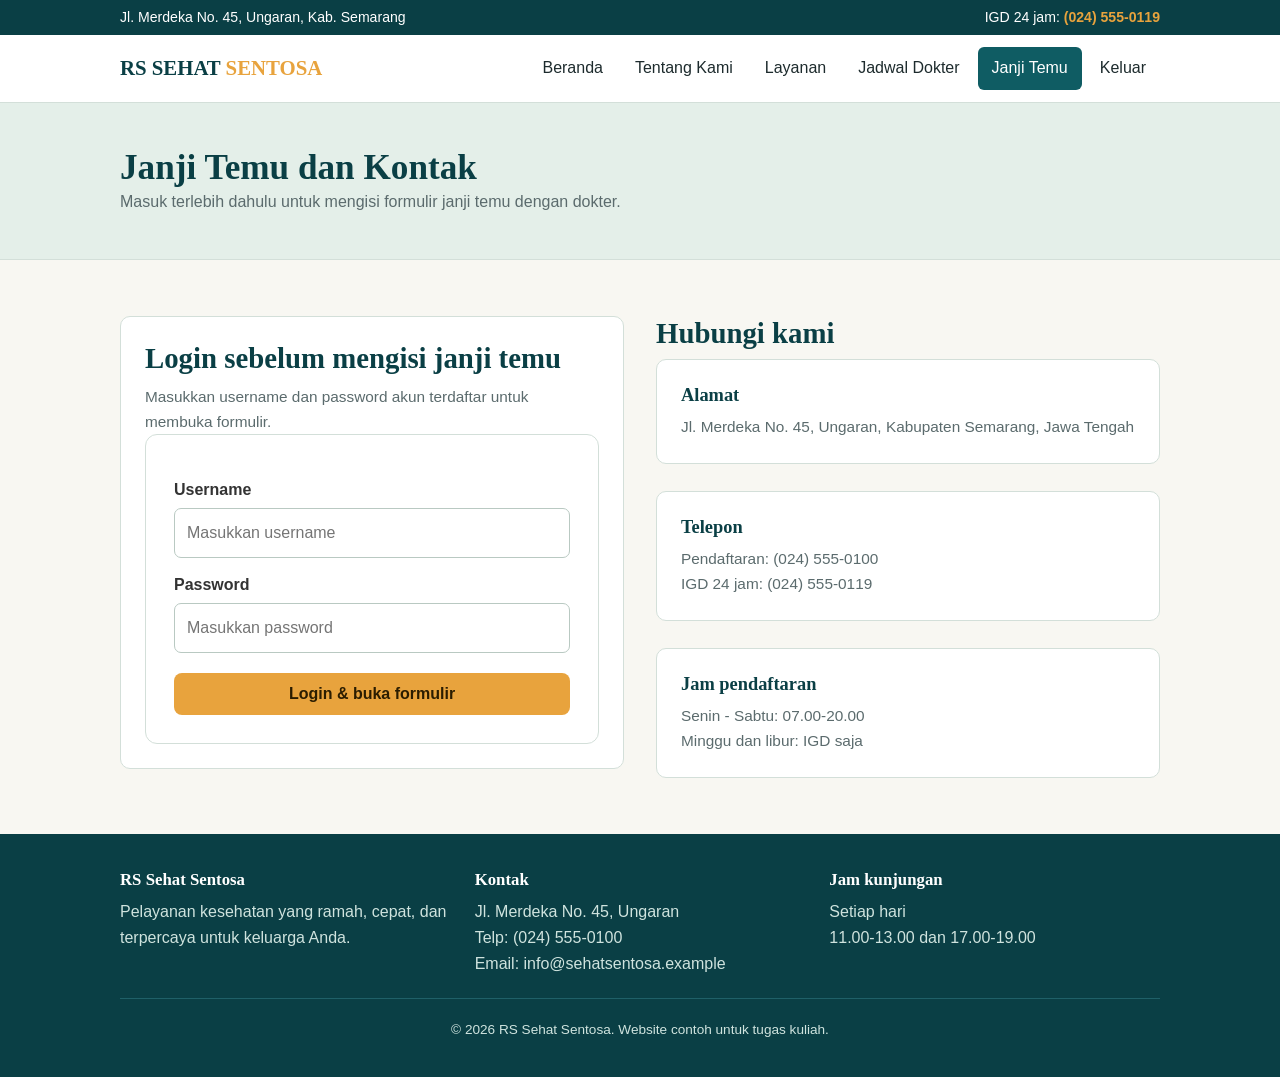
<file: kontak.html>
<!DOCTYPE html>
<html lang="id">
<head>
  <meta charset="UTF-8">
  <meta name="viewport" content="width=device-width, initial-scale=1">
  <title>Janji Temu - RS SEHAT SENTOSA</title>
  <link rel="stylesheet" href="style.css">
</head>
<body>
  <div class="topbar">
    <div class="wrap">
      <span>Jl. Merdeka No. 45, Ungaran, Kab. Semarang</span>
      <span>IGD 24 jam: <strong>(024) 555-0119</strong></span>
    </div>
  </div>

  <header class="navbar">
    <div class="wrap">
      <a class="brand" href="index.html">RS SEHAT <span>SENTOSA</span></a>
      <nav>
        <ul class="menu">
          <li><a href="index.html">Beranda</a></li>
          <li><a href="tentang.html">Tentang Kami</a></li>
          <li><a href="layanan.html">Layanan</a></li>
          <li><a href="dokter.html">Jadwal Dokter</a></li>
          <li><a href="kontak.html" class="aktif">Janji Temu</a></li>
          <li><a href="login.html">Keluar</a></li>
        </ul>
      </nav>
    </div>
  </header>

  <main>
    <div class="judul-halaman">
      <div class="wrap">
        <h1>Janji Temu dan Kontak</h1>
        <p>Masuk terlebih dahulu untuk mengisi formulir janji temu dengan dokter.</p>
      </div>
    </div>

    <section class="blok">
      <div class="wrap dua-kolom">
        <div>
          <!-- GERBANG LOGIN (MUNCUL SAAT BELUM LOGIN) -->
          <div id="gerbangLoginJanji" class="kartu">
            <h2>Login sebelum mengisi janji temu</h2>
            <p class="petunjuk">Masukkan username dan password akun terdaftar untuk membuka formulir.</p>

            <form id="formLoginJanji" class="form">
              <label for="userJanji">Username</label>
              <input type="text" id="userJanji" name="userJanji" placeholder="Masukkan username" required autocomplete="username">

              <label for="passJanji">Password</label>
              <input type="password" id="passJanji" name="passJanji" placeholder="Masukkan password" required autocomplete="current-password">

              <p id="errorJanji" class="pesan-error" role="alert"></p>

              <button type="submit" class="tombol">Login &amp; buka formulir</button>
            </form>
          </div>

          <!-- FORMULIR JANJI TEMU (TERSEMBUNYI SAMPAI LOGIN BERHASIL) -->
          <div id="kontenJanjiTemu" style="display: none;">
            <form id="formJanjiTemu" class="form" action="kontak.html" method="get">
              <p class="petunjuk"><strong>STATUS: TERVERIFIKASI</strong></p>
              <h2>Formulir janji temu</h2>

              <label for="nama">Nama lengkap</label>
              <input type="text" id="nama" name="nama" placeholder="Contoh: Budi Santoso" required>

              <label for="hp">Nomor HP</label>
              <input type="tel" id="hp" name="hp" placeholder="Contoh: 08123456789" required>

              <label for="poli">Poliklinik</label>
              <select id="poli" name="poli">
                <option>Poli Umum</option>
                <option>Poli Jantung</option>
                <option>Poli Anak</option>
                <option>Poli Kandungan</option>
                <option>Poli Gigi</option>
                <option>Poli Mata</option>
              </select>

              <label for="tanggal">Tanggal kunjungan</label>
              <input type="date" id="tanggal" name="tanggal" required>

              <label for="keluhan">Keluhan singkat</label>
              <textarea id="keluhan" name="keluhan" placeholder="Tuliskan keluhan kesehatan yang dialami..."></textarea>

              <button type="submit" class="tombol">Kirim janji temu</button>
              <button type="button" id="kunciFormBtn" class="tombol" style="margin-top:8px;background:#64748b;">Kunci / Keluar Sesi Form</button>
            </form>
          </div>
        </div>

        <div>
          <h2>Hubungi kami</h2>
          <div class="kartu">
            <h3>Alamat</h3>
            <p>Jl. Merdeka No. 45, Ungaran, Kabupaten Semarang, Jawa Tengah</p>
          </div><br>
          <div class="kartu">
            <h3>Telepon</h3>
            <p>Pendaftaran: (024) 555-0100<br>IGD 24 jam: (024) 555-0119</p>
          </div><br>
          <div class="kartu">
            <h3>Jam pendaftaran</h3>
            <p>Senin - Sabtu: 07.00-20.00<br>Minggu dan libur: IGD saja</p>
          </div>
        </div>
      </div>
    </section>
  </main>

  <footer>
    <div class="wrap">
      <div>
        <h3>RS Sehat Sentosa</h3>
        <p>Pelayanan kesehatan yang ramah, cepat, dan terpercaya untuk keluarga Anda.</p>
      </div>
      <div>
        <h3>Kontak</h3>
        <p>Jl. Merdeka No. 45, Ungaran<br>Telp: (024) 555-0100<br>Email: info@sehatsentosa.example</p>
      </div>
      <div>
        <h3>Jam kunjungan</h3>
        <p>Setiap hari<br>11.00-13.00 dan 17.00-19.00</p>
      </div>
    </div>
    <div class="wrap">
      <p class="hak-cipta">&copy; 2026 RS Sehat Sentosa. Website contoh untuk tugas kuliah.</p>
    </div>
  </footer>

  <script src="js/login.js"></script>
</body>
</html>
</file>
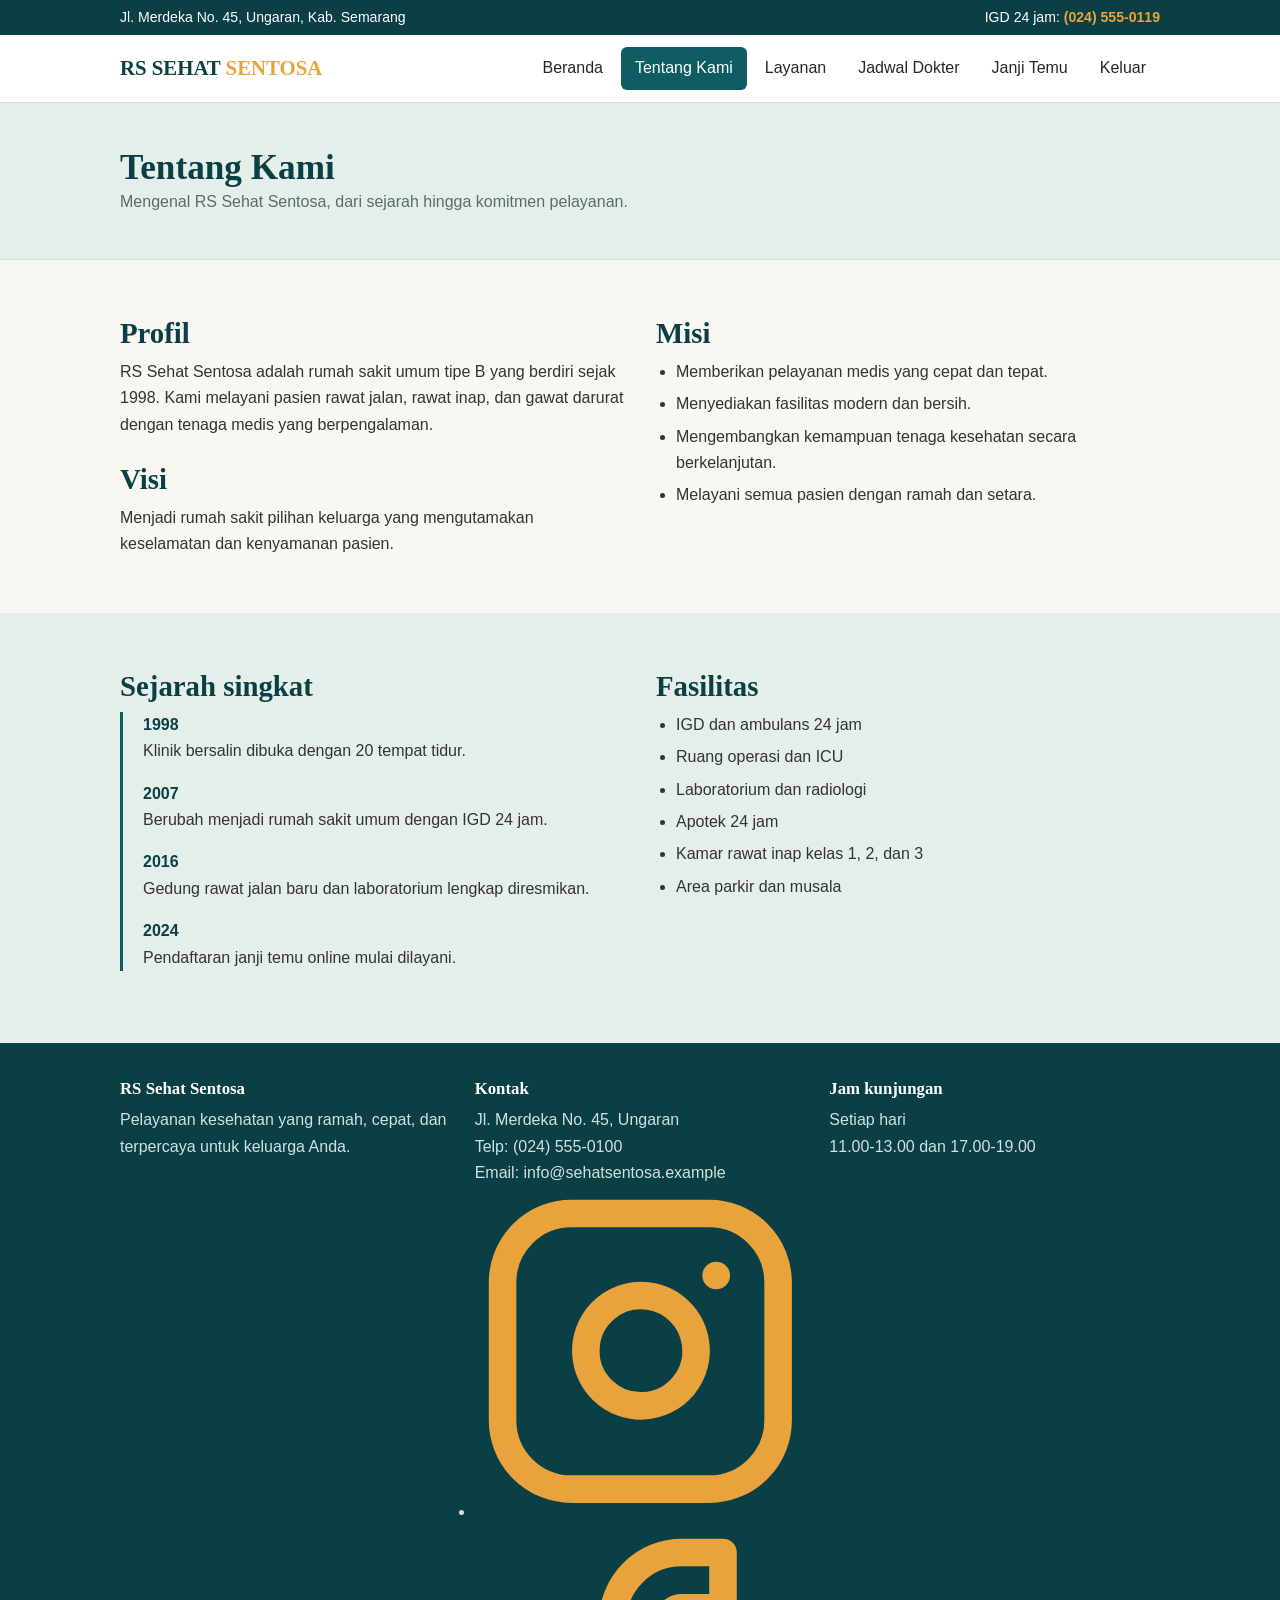
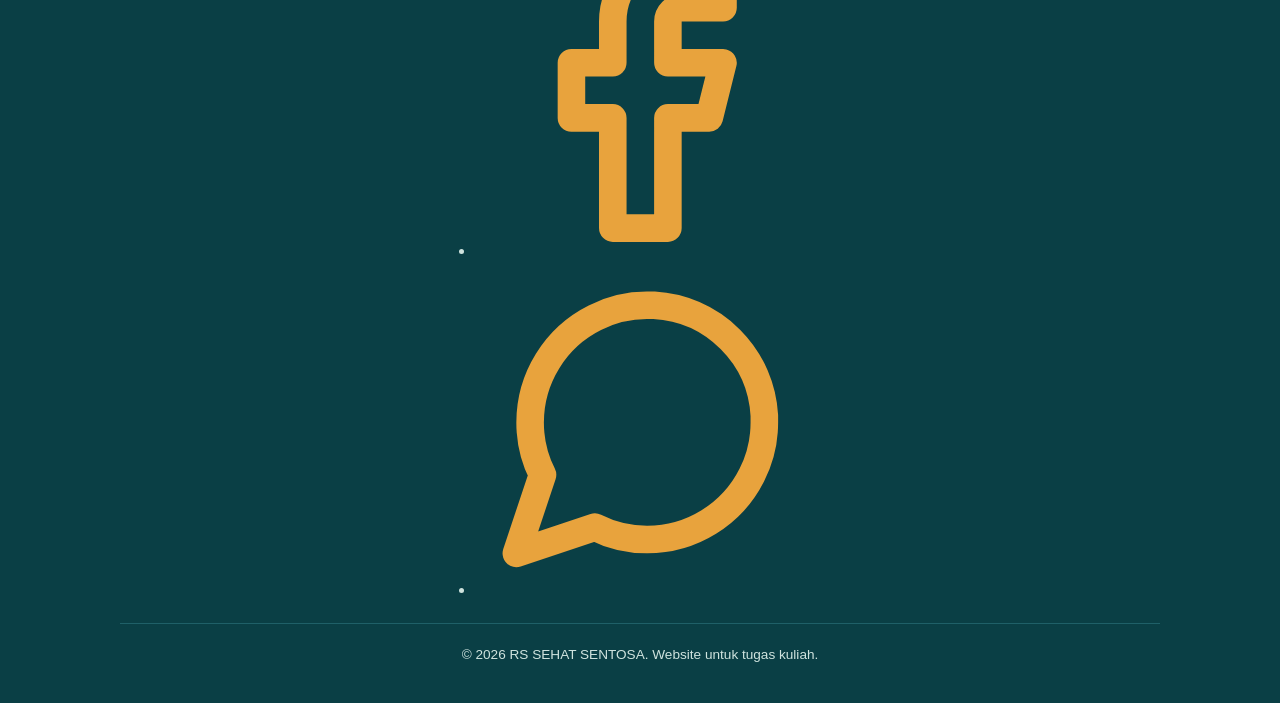
<file: tentang.html>
<!DOCTYPE html>
<html lang="id">
<head>
<meta charset="UTF-8">
<meta name="viewport" content="width=device-width, initial-scale=1">
<title>Tentang Kami - RS SEHAT SENTOSA</title>
<link rel="stylesheet" href="style.css">  
</head>
<body>
<div class="topbar"><div class="wrap"><span>Jl. Merdeka No. 45, Ungaran, Kab. Semarang</span><span>IGD 24 jam: <strong>(024) 555-0119</strong></span></div></div>
<header class="navbar"><div class="wrap">
<a class="brand" href="index.html">RS SEHAT <span>SENTOSA</span></a>
<nav><ul class="menu"><li><a href="index.html">Beranda</a></li><li><a href="tentang.html" class="aktif">Tentang Kami</a></li><li><a href="layanan.html">Layanan</a></li><li><a href="dokter.html">Jadwal Dokter</a></li><li><a href="kontak.html">Janji Temu</a></li><li><a href="login.html">Keluar</a></li></ul></nav>
</div></header>
<main>
<div class="judul-halaman"><div class="wrap"><h1>Tentang Kami</h1><p>Mengenal RS Sehat Sentosa, dari sejarah hingga komitmen pelayanan.</p></div></div>
<section class="blok"><div class="wrap dua-kolom">
<div><h2>Profil</h2>
<p>RS Sehat Sentosa adalah rumah sakit umum tipe B yang berdiri sejak 1998. Kami melayani pasien rawat jalan, rawat inap, dan gawat darurat dengan tenaga medis yang berpengalaman.</p>
<h2 class="judul-kecil">Visi</h2>
<p>Menjadi rumah sakit pilihan keluarga yang mengutamakan keselamatan dan kenyamanan pasien.</p></div>
<div><h2>Misi</h2>
<ul class="daftar"><li>Memberikan pelayanan medis yang cepat dan tepat.</li><li>Menyediakan fasilitas modern dan bersih.</li><li>Mengembangkan kemampuan tenaga kesehatan secara berkelanjutan.</li><li>Melayani semua pasien dengan ramah dan setara.</li></ul></div>
</div></section>

<section class="blok alt"><div class="wrap dua-kolom">
<div><h2>Sejarah singkat</h2>
<ul class="timeline">
<li><b>1998</b><br>Klinik bersalin dibuka dengan 20 tempat tidur.</li>
<li><b>2007</b><br>Berubah menjadi rumah sakit umum dengan IGD 24 jam.</li>
<li><b>2016</b><br>Gedung rawat jalan baru dan laboratorium lengkap diresmikan.</li>
<li><b>2024</b><br>Pendaftaran janji temu online mulai dilayani.</li></ul></div>
<div><h2>Fasilitas</h2>
<ul class="daftar"><li>IGD dan ambulans 24 jam</li><li>Ruang operasi dan ICU</li><li>Laboratorium dan radiologi</li><li>Apotek 24 jam</li><li>Kamar rawat inap kelas 1, 2, dan 3</li><li>Area parkir dan musala</li></ul></div>
</div></section>
<footer>
  <div class="wrap">
    <div>
      <h3>RS Sehat Sentosa</h3>
      <p>Pelayanan kesehatan yang ramah, cepat, dan terpercaya untuk keluarga Anda.</p>
    </div>

    <div>
      <h3>Kontak</h3>
      <p>Jl. Merdeka No. 45, Ungaran</p>
      <p>Telp: (024) 555-0100</p>
      <p>Email: info@sehatsentosa.example</p>
      <ul class="sosmed">
        <li>
          <a href="https://www.instagram.com/akunkalian" target="_blank" rel="noopener" aria-label="Instagram">
            <svg viewBox="0 0 24 24" fill="none" stroke="currentColor" stroke-width="2" stroke-linecap="round" stroke-linejoin="round">
              <rect x="2" y="2" width="20" height="20" rx="5"></rect>
              <path d="M16 11.37A4 4 0 1 1 12.63 8 4 4 0 0 1 16 11.37z"></path>
              <line x1="17.5" y1="6.5" x2="17.51" y2="6.5"></line>
            </svg>
          </a>
        </li>
        <li>
          <a href="https://www.facebook.com/akunkalian" target="_blank" rel="noopener" aria-label="Facebook">
            <svg viewBox="0 0 24 24" fill="none" stroke="currentColor" stroke-width="2" stroke-linecap="round" stroke-linejoin="round">
              <path d="M18 2h-3a5 5 0 0 0-5 5v3H7v4h3v8h4v-8h3l1-4h-4V7a1 1 0 0 1 1-1h3z"></path>
            </svg>
          </a>
        </li>
        <li>
          <a href="https://wa.me/6281234567890" target="_blank" rel="noopener" aria-label="WhatsApp">
            <svg viewBox="0 0 24 24" fill="none" stroke="currentColor" stroke-width="2" stroke-linecap="round" stroke-linejoin="round">
              <path d="M21 11.5a8.38 8.38 0 0 1-.9 3.8 8.5 8.5 0 0 1-7.6 4.7 8.38 8.38 0 0 1-3.8-.9L3 21l1.9-5.7a8.38 8.38 0 0 1-.9-3.8 8.5 8.5 0 0 1 4.7-7.6 8.38 8.38 0 0 1 3.8-.9h.5a8.48 8.48 0 0 1 8 8v.5z"></path>
            </svg>
          </a>
        </li>
      </ul>
    </div>

    <div>
      <h3>Jam kunjungan</h3>
      <p>Setiap hari<br>11.00-13.00 dan 17.00-19.00</p>
    </div>
  </div>

  <div class="wrap">
    <p class="hak-cipta">&copy; 2026 RS SEHAT SENTOSA. Website untuk tugas kuliah.</p>
  </div>
</footer>
</body>
</html>
</file>
<file: style.css>
:root{--teal:#0f5c63;--teal-dark:#0a3f45;--sage:#e4efe9;--paper:#fbfaf6;--amber:#e8a33d;--ink:#1d2b2d;--muted:#5b6b6d;--line:#d3dfd9}
*{box-sizing:border-box;margin:0;padding:0}
html{scroll-behavior:smooth}
body{font-family:"Segoe UI",Roboto,Arial,sans-serif;color:var(--ink);background:var(--paper);line-height:1.65}
h1,h2,h3{font-family:Georgia,"Times New Roman",serif;line-height:1.2;color:var(--teal-dark)}
a{color:var(--teal)}
:focus-visible{outline:3px solid var(--amber);outline-offset:2px}
.wrap{max-width:1080px;margin:0 auto;padding:0 20px}

/* Navbar */
.topbar{background:var(--teal-dark);color:#fff;font-size:.88rem;padding:6px 0}
.topbar .wrap{display:flex;justify-content:space-between;flex-wrap:wrap;gap:6px}
.topbar strong{color:var(--amber)}
.navbar{background:#fff;border-bottom:1px solid var(--line);position:sticky;top:0;z-index:10}
.navbar .wrap{display:flex;align-items:center;justify-content:space-between;flex-wrap:wrap;gap:8px;padding-top:12px;padding-bottom:12px}
.brand{font-family:Georgia,serif;font-size:1.3rem;font-weight:bold;color:var(--teal-dark);text-decoration:none}
.brand span{color:var(--amber)}
.menu{display:flex;flex-wrap:wrap;gap:4px;list-style:none}
.menu a{display:block;padding:8px 14px;border-radius:6px;text-decoration:none;color:var(--ink);font-weight:500}
.menu a:hover{background:var(--sage)}
.menu a.aktif{background:var(--teal);color:#fff}

/* Hero */
.hero{background:linear-gradient(120deg,var(--teal-dark),var(--teal));color:#fff;padding:70px 0}
.hero .wrap{display:grid;grid-template-columns:1.4fr 1fr;gap:40px;align-items:center}
.hero h1{color:#fff;font-size:2.6rem;margin-bottom:16px}
.hero p{max-width:52ch;margin-bottom:24px;color:#d9ece8}
.igd{background:#fff;color:var(--ink);border-radius:12px;padding:28px;border-left:8px solid var(--amber)}
.igd h2{font-size:1.1rem;margin-bottom:6px}
.igd .nomor{font-family:Georgia,serif;font-size:2.6rem;font-weight:bold;color:var(--teal-dark);line-height:1.1}
.igd p{color:var(--muted);margin:6px 0 0;font-size:.95rem}
.tombol{display:inline-block;background:var(--amber);color:#2b1d00;padding:12px 26px;border-radius:8px;font-weight:600;text-decoration:none;border:0;font-size:1rem;cursor:pointer}
.tombol:hover{background:#f0b34f}

.judul-halaman{background:var(--sage);padding:44px 0;border-bottom:1px solid var(--line)}
.judul-halaman h1{font-size:2.2rem}
.judul-halaman p{color:var(--muted);max-width:60ch}

/* Section */
section.blok{padding:56px 0}
section.alt{background:var(--sage)}
.blok h2{font-size:1.8rem;margin-bottom:8px}
.blok .intro{color:var(--muted);margin-bottom:28px;max-width:62ch}
.grid{display:grid;grid-template-columns:repeat(auto-fit,minmax(240px,1fr));gap:20px}
.kartu{background:#fff;border:1px solid var(--line);border-radius:10px;padding:24px}
.kartu h3{font-size:1.15rem;margin-bottom:8px}
.kartu p{color:var(--muted);font-size:.96rem}
.ikon {
  width: 50px;
  height: 50px;
  border-radius: 50%;
  display: flex;
  align-items: center;
  justify-content: center;
  overflow: hidden;
}

.ikon img {
  width: 100%;
  height: 100%;              
  object-fit: contain;
}
.dua-kolom{display:grid;grid-template-columns:1fr 1fr;gap:32px}
.angka{display:grid;grid-template-columns:repeat(auto-fit,minmax(150px,1fr));gap:16px;margin-top:28px}
.angka div{background:#fff;border:1px solid var(--line);border-radius:10px;padding:18px;text-align:center}
.angka b{display:block;font-family:Georgia,serif;font-size:1.9rem;color:var(--teal)}
.daftar{padding-left:20px}
.daftar li{margin-bottom:6px}
.timeline{border-left:3px solid var(--teal);padding-left:20px;list-style:none}
.timeline li{margin-bottom:16px}
.timeline b{color:var(--teal-dark)}

/* Tabel jadwal */
.bungkus-tabel{overflow-x:auto;background:#fff;border:1px solid var(--line);border-radius:10px}
table{width:100%;border-collapse:collapse;min-width:640px}
th,td{padding:14px 16px;text-align:left;border-bottom:1px solid var(--line)}
th{background:var(--teal);color:#fff;font-weight:600}
tr:last-child td{border-bottom:0}
tbody tr:nth-child(even){background:var(--paper)}
.status{display:inline-block;padding:2px 10px;border-radius:20px;font-size:.82rem;background:var(--sage);color:var(--teal-dark)}

/* Form */
.form{background:#fff;border:1px solid var(--line);border-radius:12px;padding:28px}
.form label{display:block;font-weight:600;margin:14px 0 4px}
.form input,.form select,.form textarea{width:100%;padding:11px 12px;border:1px solid #b9c9c2;border-radius:7px;font:inherit;background:#fff}
.form textarea{min-height:100px;resize:vertical}
.form .tombol{margin-top:20px;width:100%}
.pesan-error{display:none;background:#fdeaea;color:#8a1f1f;border:1px solid #e9b5b5;padding:10px 14px;border-radius:7px;margin-top:14px;font-size:.95rem}
.pesan-error.tampil{display:block}

/* Login */
.halaman-login{min-height:100vh;display:flex;align-items:center;justify-content:center;padding:24px;background:linear-gradient(120deg,var(--teal-dark),var(--teal))}
.login-box{display:grid;grid-template-columns:1fr 1fr;max-width:820px;width:100%;background:#fff;border-radius:14px;overflow:hidden}
.login-info{background:var(--sage);padding:40px 32px}
.login-info h1{font-size:1.8rem;margin-bottom:12px}
.login-info p{color:var(--muted)}
.login-form{padding:40px 32px}
.login-form h2{margin-bottom:4px}
.login-form .petunjuk{color:var(--muted);font-size:.9rem}

/* Footer */
footer{background:var(--teal-dark);color:#cfe3de;padding:36px 0;margin-top:0}
footer .wrap{display:grid;grid-template-columns:repeat(auto-fit,minmax(220px,1fr));gap:24px}
.grup-ikon-kontak {
  display: flex;
  gap: 10px;
  margin: 8px 0;
  display: flex;
}
.for-kontak {
    display: inline-block;
    width: 28px;
    height: 28px;
    border-radius: 50%;
    overflow: hidden;
    background-color: #ffffff;
}
.for-kontak img {
  width: 30px;
  height: 30px;
  object-fit: cover;
  transform: scale(1.4);
}
footer h3{color:#fff;font-size:1.05rem;margin-bottom:8px}
footer a{color:var(--amber);    
text-decoration:none;
}
.hak-cipta{text-align:center;font-size:.85rem;padding-top:20px;margin-top:20px;border-top:1px solid #1f6068}

/* Responsif */
@media (max-width:760px){
 .hero .wrap,.dua-kolom,.login-box{grid-template-columns:1fr}
 .hero h1{font-size:2rem}
 .hero{padding:44px 0}
 .menu a{padding:6px 10px;font-size:.92rem}
}
.judul-kecil{margin-top:24px}
.form-login .form{border:0;padding:0;margin-top:8px}
.menu a.menu-janji{background:var(--amber);color:#2b1d00;font-weight:600}
.menu a.menu-janji:hover,.menu a.menu-janji.aktif{background:#f0b34f;color:#2b1d00}
.ajakan{text-align:center}
.ajakan .intro{margin-left:auto;margin-right:auto}
/* Pengaturan dasar */
* {
    margin: 0;
    padding: 0;
    box-sizing: border-box;
}

body {
    font-family: Arial, sans-serif;
    background-color: #F8F7F2;
    color: #333333;
}

/* Bagian daftar dokter */
.dokter {
    padding: 50px 30px;
}

.container {
    max-width: 1200px;
    margin: auto;
}

/* Judul */
.dokter h1 {
    text-align: center;
    color: #104F50;
    font-size: 32px;
    margin-bottom: 10px;
}

.deskripsi {
    text-align: center;
    color: #555555;
    margin-bottom: 35px;
}

/* Susunan kartu dokter */
.daftar-dokter {
    display: grid;
    grid-template-columns: repeat(4, 1fr);
    gap: 20px;
    margin-top: 30px;
    align-items: start;
}

/* Kartu dokter */
.kartu-dokter {
    background-color: #FFFFFF;
    border-radius: 12px;
    overflow: hidden;
    box-shadow: 0 4px 12px rgba(0, 0, 0, 0.10);
    text-align: center;
    padding-bottom: 20px;
}

/* Foto dokter */
.kartu-dokter img {
    width: 100%;
    height: 220px;
    object-fit: contain;
    background-color: #D3D3D3;
}

/* Tombol profil */
.kartu-dokter button {
    background-color: #104F50;
    color: white;
    border: none;
    padding: 12px 18px;
    margin-top: 15px;
    border-radius: 6px;
    cursor: pointer;
    font-weight: bold;
}

.kartu-dokter button:hover {
    background-color: #EBA638;
    color: #104F50;
}

/* Informasi profil */
.profil-dokter {
    display: none;
    padding: 15px;
    text-align: left;
}

.profil-dokter h3 {
    color: #104F50;
    margin-bottom: 10px;
}

.profil-dokter p {
    margin-bottom: 8px;
    font-size: 14px;
}

/* Tampilan layar kecil */
@media (max-width: 900px) {
    .daftar-dokter {
        grid-template-columns: repeat(2, 1fr);
    }
}

@media (max-width: 550px) {
    .daftar-dokter {
        grid-template-columns: 1fr;
    }
}
.nama-dokter {
    color: #104F50;
    margin-top: 15px;
    margin-bottom: 5px;
    font-size: 20px;
}
</file>
